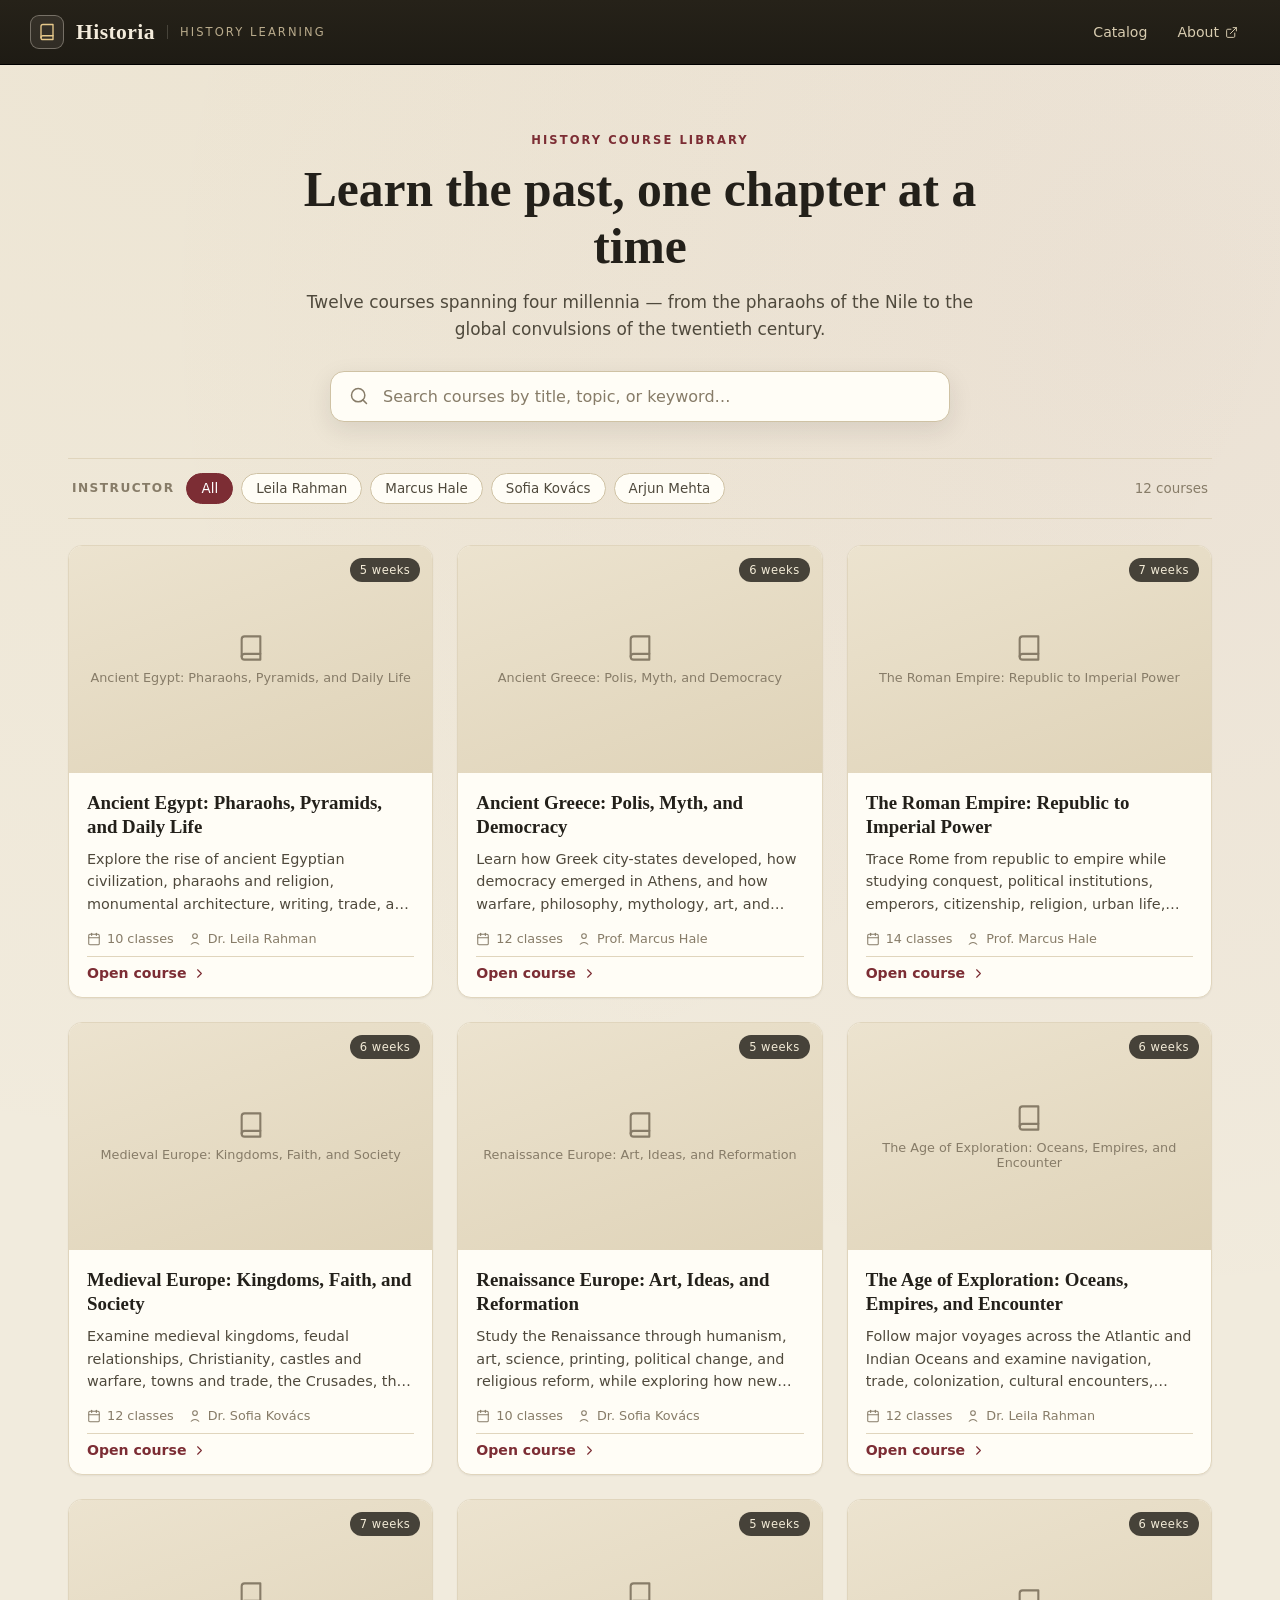
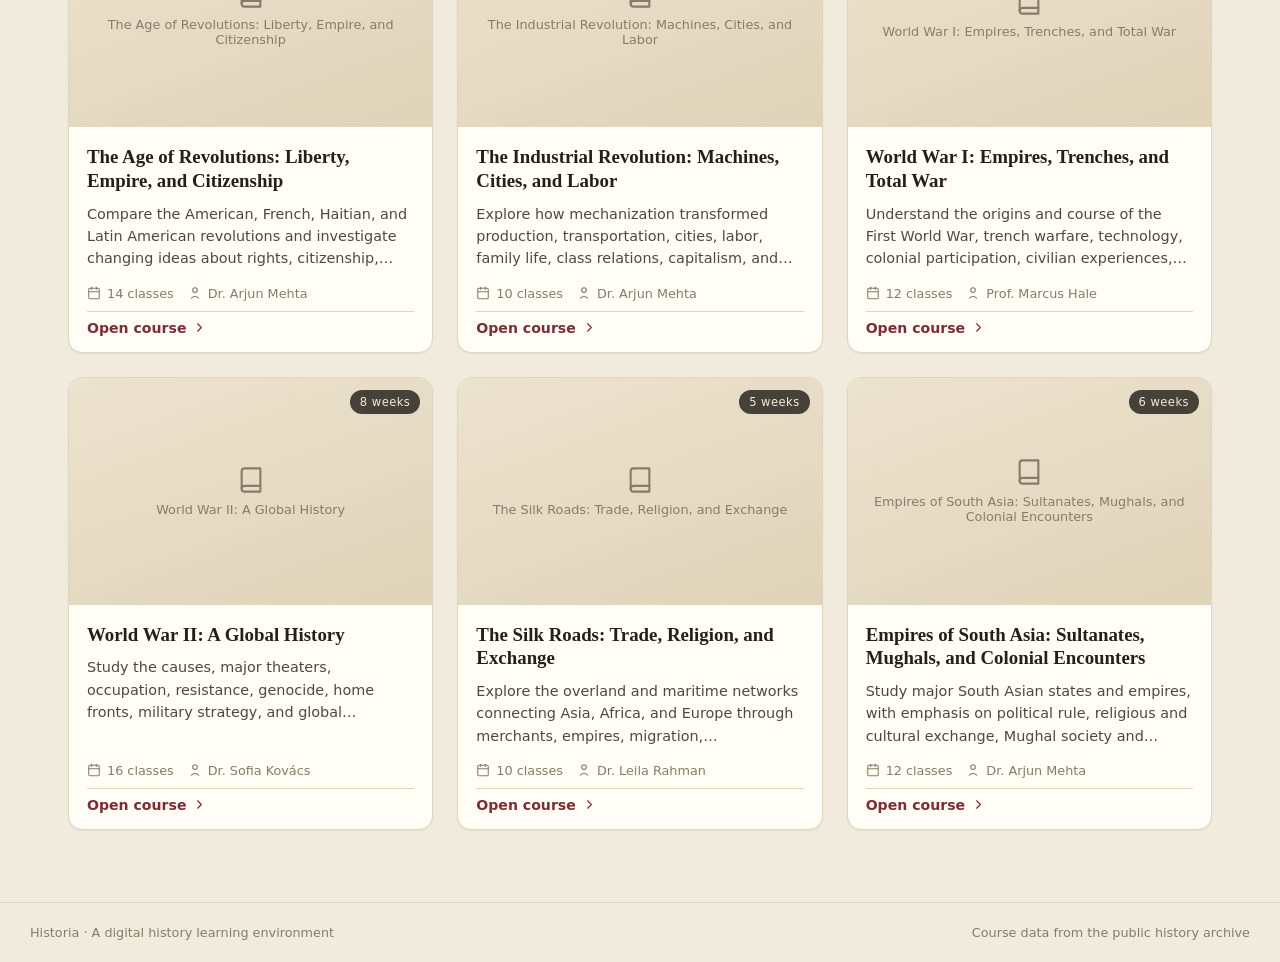
<file: v3/index.html>
<!doctype html>
<html lang="en">
  <head><meta charset="UTF-8"><meta name="viewport" content="width=device-width, initial-scale=1.0"><title>Historia — History Learning</title>  <script type="module" crossorigin src="./assets/index-DYNinU6I.js"></script>
  <link rel="stylesheet" crossorigin href="./assets/index-C4sKOJ7v.css">
</head>
  <body><div id="root"></div></body>
</html>
</file>
<file: v3/assets/index-C4sKOJ7v.css>
:root{--bg: #f1ebdd;--bg-soft: #f7f2e6;--surface: #fffdf6;--ink: #23201a;--ink-soft: #3c372c;--ink-2: #4f493c;--muted: #877c68;--line: #e0d5bd;--line-strong: #cfc2a4;--accent: #7c2d34;--accent-dark: #621f26;--accent-soft: #f5e1db;--gold: #a97f35;--green: #2f4a3e;--amber: #8a5a1f;--red-soft: #9c2b2b;--serif: "Iowan Old Style", "Palatino Linotype", "Book Antiqua", Palatino, Georgia, "Times New Roman", serif;--sans: ui-sans-serif, system-ui, -apple-system, "Segoe UI", Roboto, Helvetica, Arial, sans-serif;--shadow-sm: 0 1px 2px rgba(35, 32, 26, .06);--shadow-md: 0 8px 24px rgba(35, 32, 26, .1);--shadow-lg: 0 18px 48px rgba(35, 32, 26, .16);--radius: 14px;--topbar-h: 60px}*{box-sizing:border-box}html{scroll-behavior:smooth}body{margin:0;font-family:var(--sans);color:var(--ink);background-color:var(--bg);background-image:radial-gradient(circle at 15% 0%,rgba(169,127,53,.06),transparent 42%),radial-gradient(circle at 90% 12%,rgba(124,45,52,.05),transparent 40%);-webkit-font-smoothing:antialiased;text-rendering:optimizeLegibility}img{max-width:100%;height:auto}h1,h2,h3,h4{font-family:var(--serif);color:var(--ink);line-height:1.15;margin:0}button{font-family:inherit}a{color:var(--accent)}.icon{flex:none}.app-shell{min-height:100vh;display:flex;flex-direction:column}.site-header{display:flex;align-items:center;justify-content:space-between;gap:16px;padding:15px 30px;background:linear-gradient(180deg,#262219,#1e1b14);color:#f4ecdc;border-bottom:1px solid #000}.brand{display:flex;align-items:center;gap:12px;background:none;border:0;cursor:pointer;color:inherit;padding:0}.brand-mark{display:inline-flex;align-items:center;justify-content:center;width:34px;height:34px;border-radius:9px;border:1px solid rgba(244,236,220,.35);background:#f4ecdc14;color:#e7c98b}.brand-name{font-family:var(--serif);font-size:1.35rem;letter-spacing:.02em;font-weight:700}.brand-tag{font-size:.72rem;text-transform:uppercase;letter-spacing:.18em;color:#b9ab8c;padding-left:12px;border-left:1px solid rgba(244,236,220,.18)}.site-nav{display:flex;align-items:center;gap:6px}.nav-link{display:inline-flex;align-items:center;gap:6px;background:none;border:0;color:#d8ccb0;font-size:.88rem;text-decoration:none;padding:8px 12px;border-radius:8px;cursor:pointer;transition:color .15s ease,background .15s ease}.nav-link:hover{color:#fff;background:#f4ecdc14}.site-footer{margin-top:auto;display:flex;flex-wrap:wrap;justify-content:space-between;gap:8px;padding:22px 30px;font-size:.8rem;color:var(--muted);border-top:1px solid var(--line)}.catalog{width:100%;max-width:1200px;margin:0 auto;padding:56px 28px 72px}.catalog-hero{text-align:center;max-width:720px;margin:0 auto 36px}.eyebrow{display:inline-block;text-transform:uppercase;letter-spacing:.18em;font-size:.72rem;font-weight:700;color:var(--accent);margin-bottom:14px}.catalog-hero h1{font-size:clamp(2rem,4.4vw,3.1rem);font-weight:700;margin-bottom:14px}.catalog-hero-sub{color:var(--ink-2);font-size:1.06rem;line-height:1.6;margin:0 0 28px}.search-box{display:flex;align-items:center;gap:12px;max-width:620px;margin:0 auto;padding:14px 18px;background:var(--surface);border:1px solid var(--line-strong);border-radius:14px;box-shadow:var(--shadow-md);color:var(--muted);transition:border-color .15s ease,box-shadow .15s ease}.search-box:focus-within{border-color:var(--accent);box-shadow:0 0 0 4px var(--accent-soft),var(--shadow-md);color:var(--accent)}.search-box input{flex:1;border:0;outline:0;background:none;font:inherit;font-size:1rem;color:var(--ink)}.search-box input::placeholder{color:var(--muted)}.catalog-controls{display:flex;align-items:center;flex-wrap:wrap;gap:12px;margin-bottom:14px;padding:14px 4px;border-top:1px solid var(--line);border-bottom:1px solid var(--line)}.filter-label{font-size:.76rem;text-transform:uppercase;letter-spacing:.12em;color:var(--muted);font-weight:700}.filter-chips{display:flex;flex-wrap:wrap;gap:8px;flex:1}.result-count{margin:0;font-size:.84rem;color:var(--muted);white-space:nowrap}.course-grid{display:grid;grid-template-columns:repeat(3,1fr);gap:24px;margin-top:26px}.course-card{display:flex;flex-direction:column;background:var(--surface);border:1px solid var(--line);border-radius:var(--radius);overflow:hidden;cursor:pointer;box-shadow:var(--shadow-sm);transition:transform .18s ease,box-shadow .18s ease,border-color .18s ease}.course-card:hover{transform:translateY(-4px);box-shadow:var(--shadow-lg);border-color:var(--line-strong)}.course-card-media{position:relative;aspect-ratio:16 / 10;overflow:hidden;background:var(--bg-soft)}.course-card-img{width:100%;height:100%;object-fit:cover;display:block}.course-card-media .img-fallback{position:absolute;top:0;right:0;bottom:0;left:0}.course-card-weeks{position:absolute;top:12px;right:12px;background:#23201ad1;color:#f2ead6;font-size:.72rem;letter-spacing:.04em;padding:5px 10px;border-radius:999px;-webkit-backdrop-filter:blur(4px);backdrop-filter:blur(4px)}.course-card-body{display:flex;flex-direction:column;gap:10px;padding:18px 18px 16px;flex:1}.course-card-title{font-size:1.18rem;font-weight:700;line-height:1.25}.course-card-desc{margin:0;color:var(--ink-2);font-size:.9rem;line-height:1.55;display:-webkit-box;-webkit-line-clamp:3;-webkit-box-orient:vertical;overflow:hidden}.course-card-meta{display:flex;flex-wrap:wrap;gap:14px;margin-top:auto;padding-top:6px;font-size:.8rem;color:var(--muted)}.meta-item{display:inline-flex;align-items:center;gap:6px}.course-card-cta{display:inline-flex;align-items:center;gap:6px;font-size:.88rem;font-weight:600;color:var(--accent);padding-top:8px;border-top:1px solid var(--line)}.course-card:hover .course-card-cta .icon{transform:translate(2px)}.course-card-cta .icon{transition:transform .15s ease}.btn{display:inline-flex;align-items:center;gap:8px;font:inherit;font-size:.9rem;font-weight:600;cursor:pointer;border-radius:10px;padding:9px 15px;border:1px solid transparent;transition:background .15s ease,color .15s ease,border-color .15s ease}.btn-primary{background:var(--accent);color:#fff}.btn-primary:hover{background:var(--accent-dark)}.btn-ghost{background:transparent;border-color:var(--line-strong);color:var(--ink-2)}.btn-ghost:hover{border-color:var(--accent);color:var(--accent);background:var(--accent-soft)}.chip{border:1px solid var(--line-strong);background:var(--surface);color:var(--ink-2);padding:7px 14px;border-radius:999px;font-size:.84rem;cursor:pointer;transition:background .15s ease,color .15s ease,border-color .15s ease}.chip:hover{border-color:var(--accent);color:var(--accent)}.chip.is-active{background:var(--accent);border-color:var(--accent);color:#fff}.badge{display:inline-flex;align-items:center;gap:6px;width:fit-content;font-size:.72rem;font-weight:700;text-transform:uppercase;letter-spacing:.1em;color:var(--accent);background:var(--accent-soft);border:1px solid #ecd0c6;padding:4px 10px;border-radius:999px}.img-fallback{display:flex;flex-direction:column;align-items:center;justify-content:center;gap:8px;color:var(--muted);background:linear-gradient(160deg,#ece3cf,#dfd3b8);text-align:center;padding:1rem;font-size:.8rem;overflow:hidden}.empty-state{text-align:center;padding:64px 20px;color:var(--muted)}.empty-state h3{margin:14px 0 6px}.empty-state p{margin:0 0 20px}.course-topbar{position:sticky;top:0;z-index:30;display:flex;align-items:center;justify-content:space-between;gap:16px;min-height:var(--topbar-h);padding:0 24px;background:#f7f2e6eb;-webkit-backdrop-filter:blur(8px);backdrop-filter:blur(8px);border-bottom:1px solid var(--line)}.btn-back{white-space:nowrap}.course-topbar-title{display:flex;align-items:baseline;gap:12px;min-width:0;justify-content:center}.course-code{font-size:.74rem;font-weight:700;letter-spacing:.12em;color:var(--accent);text-transform:uppercase;white-space:nowrap}.course-topbar-name{font-family:var(--serif);font-size:1.05rem;font-weight:700;color:var(--ink);white-space:nowrap;overflow:hidden;text-overflow:ellipsis}.topbar-toggle-label{font-weight:600}.course-layout{display:grid;grid-template-columns:minmax(380px,46%) 1fr;gap:20px;align-items:start;width:100%;max-width:1500px;margin:0 auto;padding:20px}.course-sidebar{min-width:0;display:flex;flex-direction:column;gap:20px}.course-info{background:var(--surface);border:1px solid var(--line);border-radius:var(--radius);padding:24px;box-shadow:var(--shadow-sm)}.course-info-head h1{font-size:1.65rem;margin-bottom:18px}.instructor-row{display:flex;align-items:center;gap:12px}.instructor-avatar{width:46px;height:46px;border-radius:50%;object-fit:cover;border:2px solid var(--line-strong)}.img-fallback.instructor-avatar{font-size:1.15rem;font-weight:700;color:var(--accent);padding:0;gap:0;background:var(--accent-soft)}.instructor-id{display:flex;flex-direction:column;min-width:0}.instructor-name{font-weight:700;color:var(--ink)}.instructor-email{font-size:.8rem;color:var(--muted);overflow:hidden;text-overflow:ellipsis}.course-stats{display:flex;gap:10px;margin:18px 0}.stat{flex:1;display:flex;align-items:center;gap:8px;padding:10px 12px;background:var(--bg-soft);border:1px solid var(--line);border-radius:10px;font-size:.86rem;color:var(--ink-2)}.stat .icon{color:var(--gold)}.stat strong{color:var(--ink);font-size:1rem}.course-long-desc{margin:0;color:var(--ink-2);font-size:.94rem;line-height:1.65}.course-syllabus{background:var(--surface);border:1px solid var(--line);border-radius:var(--radius);padding:20px;box-shadow:var(--shadow-sm)}.syllabus-heading{display:flex;align-items:baseline;justify-content:space-between;margin-bottom:12px}.syllabus-heading h2{font-size:1.25rem}.syllabus-count{font-size:.78rem;color:var(--muted);text-transform:uppercase;letter-spacing:.1em}.syllabus-table-wrap{overflow-x:auto}.syllabus-table{width:100%;border-collapse:collapse;font-size:.88rem}.syllabus-table th{text-align:left;font-size:.68rem;text-transform:uppercase;letter-spacing:.12em;color:var(--muted);padding:8px;border-bottom:2px solid var(--line-strong)}.syllabus-table td{vertical-align:top;padding:10px 8px;border-bottom:1px solid var(--line)}.col-week{width:56px}.col-date{width:118px;white-space:nowrap;color:var(--ink-2);font-size:.82rem;padding-top:14px}.week-badge{display:inline-block;background:var(--ink);color:#efe6d2;font-size:.7rem;font-weight:700;letter-spacing:.04em;padding:4px 8px;border-radius:6px;white-space:nowrap}.class-name{font-family:var(--serif);font-weight:700;font-size:.98rem;margin-bottom:8px;line-height:1.3}.no-materials{font-size:.8rem;color:var(--muted);font-style:italic;padding:6px 2px 2px}.material-list{display:flex;flex-direction:column;gap:6px}.material-row{display:flex;align-items:center;gap:10px;width:100%;text-align:left;padding:8px 10px;background:var(--bg-soft);border:1px solid var(--line);border-radius:9px;cursor:pointer;color:var(--ink-2);font:inherit;font-size:.84rem;transition:border-color .15s ease,background .15s ease,box-shadow .15s ease,color .15s ease}.material-row:hover{border-color:var(--accent);background:#fff;color:var(--ink);box-shadow:var(--shadow-sm)}.material-row.is-active{border-color:var(--accent);background:var(--accent-soft);color:var(--accent-dark);box-shadow:inset 3px 0 0 var(--accent)}.material-icon{display:inline-flex;align-items:center;justify-content:center;width:28px;height:28px;border-radius:7px;flex:none}.material-icon-pdf{background:#f3dcd6;color:var(--accent)}.material-icon-video{background:#dde7e1;color:var(--green)}.material-icon-markdown,.material-icon-md{background:#efe2c8;color:var(--amber)}.material-icon-youtube{background:#f1dcdc;color:var(--red-soft)}.material-row-title{flex:1;min-width:0;font-weight:600;color:inherit;line-height:1.35}.material-row-type{font-size:.68rem;text-transform:uppercase;letter-spacing:.08em;color:var(--muted);white-space:nowrap}.material-row-chev{color:var(--muted);transition:transform .15s ease,color .15s ease}.material-row:hover .material-row-chev{color:var(--accent);transform:translate(2px)}.course-viewer{position:sticky;top:calc(var(--topbar-h) + 16px);height:calc(100vh - var(--topbar-h) - 32px);min-height:520px;background:var(--surface);border:1px solid var(--line);border-radius:var(--radius);overflow:hidden;box-shadow:var(--shadow-md);display:flex;flex-direction:column}.viewer-overview{position:relative;flex:1;min-height:0;overflow:hidden}.viewer-overview-img{position:absolute;top:0;right:0;bottom:0;left:0;width:100%;height:100%;object-fit:cover}.viewer-overview-shade{position:absolute;top:0;right:0;bottom:0;left:0;background:linear-gradient(180deg,#14110c0d,#14110c0d 40%,#120f0ae0)}.viewer-overview-caption{position:absolute;left:0;right:0;bottom:0;padding:30px 32px;color:#f5edd9}.viewer-overview-caption .eyebrow{color:#e7c98b}.viewer-overview-caption h1{color:#fff;font-size:clamp(1.6rem,2.6vw,2.3rem);margin-bottom:12px}.viewer-overview-caption p{margin:0;max-width:56ch;line-height:1.6;color:#e9e0c9}.viewer-overview-hint{display:flex;align-items:center;gap:8px;margin-top:18px;font-size:.82rem;color:#cabfa0}.viewer-material{display:flex;flex-direction:column;height:100%;min-height:0}.viewer-toolbar{flex:0 0 auto;display:flex;align-items:flex-start;justify-content:space-between;gap:16px;padding:18px 22px;border-bottom:1px solid var(--line);background:var(--surface)}.viewer-toolbar-info{min-width:0}.viewer-title{font-size:1.3rem;margin:10px 0 4px}.viewer-sub{margin:0;font-size:.8rem;color:var(--muted)}.viewer-doc{flex:1 1 auto;min-height:0;display:flex;background:var(--bg-soft)}.viewer-doc-center{align-items:center;justify-content:center;padding:24px}.pdf-frame{width:100%;height:100%;border:0;background:#fff}.video-player{width:100%;max-height:100%;border-radius:10px;background:#000;box-shadow:var(--shadow-lg)}.youtube-wrap{width:min(100%,920px);aspect-ratio:16 / 9;border-radius:10px;overflow:hidden;box-shadow:var(--shadow-lg)}.youtube-frame{width:100%;height:100%;border:0}.viewer-doc-paper{overflow:auto;padding:36px 42px;background:var(--surface)}.viewer-muted{color:var(--muted);padding:24px}.markdown{max-width:72ch;margin:0 auto;color:var(--ink-soft);line-height:1.7;font-size:.97rem}.markdown h1,.markdown h2,.markdown h3,.markdown h4{margin:1.4em 0 .5em;line-height:1.2}.markdown h1{font-size:1.7rem;border-bottom:1px solid var(--line);padding-bottom:.3em}.markdown h2{font-size:1.35rem}.markdown h3{font-size:1.1rem}.markdown p{margin:.7em 0}.markdown ul,.markdown ol{margin:.7em 0;padding-left:1.5em}.markdown li{margin:.25em 0}.markdown code{background:var(--bg-soft);border:1px solid var(--line);border-radius:5px;padding:1px 6px;font-size:.88em}.markdown blockquote{margin:1em 0;padding:.2em 1.2em;border-left:3px solid var(--gold);color:var(--ink-2);background:var(--bg-soft);border-radius:0 8px 8px 0}.md-table{overflow-x:auto;margin:1em 0}.markdown table{width:100%;border-collapse:collapse;font-size:.92em}.markdown th,.markdown td{padding:8px 12px;border:1px solid var(--line-strong);text-align:left}.markdown th{background:var(--bg-soft);font-weight:700}.course-layout.is-collapsed{grid-template-columns:1fr}.course-layout.is-collapsed .course-sidebar{display:none}.sidebar-restore{position:fixed;left:0;top:50%;transform:translateY(-50%);z-index:40;display:flex;align-items:center;gap:6px;background:var(--accent);color:#fff;border:0;border-radius:0 10px 10px 0;padding:14px 10px;font:inherit;font-size:.78rem;font-weight:600;cursor:pointer;box-shadow:var(--shadow-md);writing-mode:vertical-rl;text-orientation:mixed}.sidebar-restore .icon{transform:rotate(90deg)}.sidebar-restore:hover{background:var(--accent-dark)}@media(max-width:1080px){.course-grid{grid-template-columns:repeat(2,1fr)}.course-layout{grid-template-columns:1fr}.course-viewer{position:static;height:auto;min-height:480px}.course-viewer .viewer-doc{min-height:480px}}@media(max-width:640px){.site-header{padding:13px 18px}.brand-tag{display:none}.site-footer{flex-direction:column;padding:18px}.catalog{padding:36px 16px 56px}.course-grid{grid-template-columns:1fr;gap:18px}.catalog-controls{align-items:flex-start;flex-direction:column}.course-topbar{padding:0 14px}.course-topbar-name,.topbar-toggle-label{display:none}.course-layout{padding:12px;gap:12px}.viewer-doc-paper{padding:22px 18px}.col-date{width:auto}.material-row-type{display:none}}
</file>
